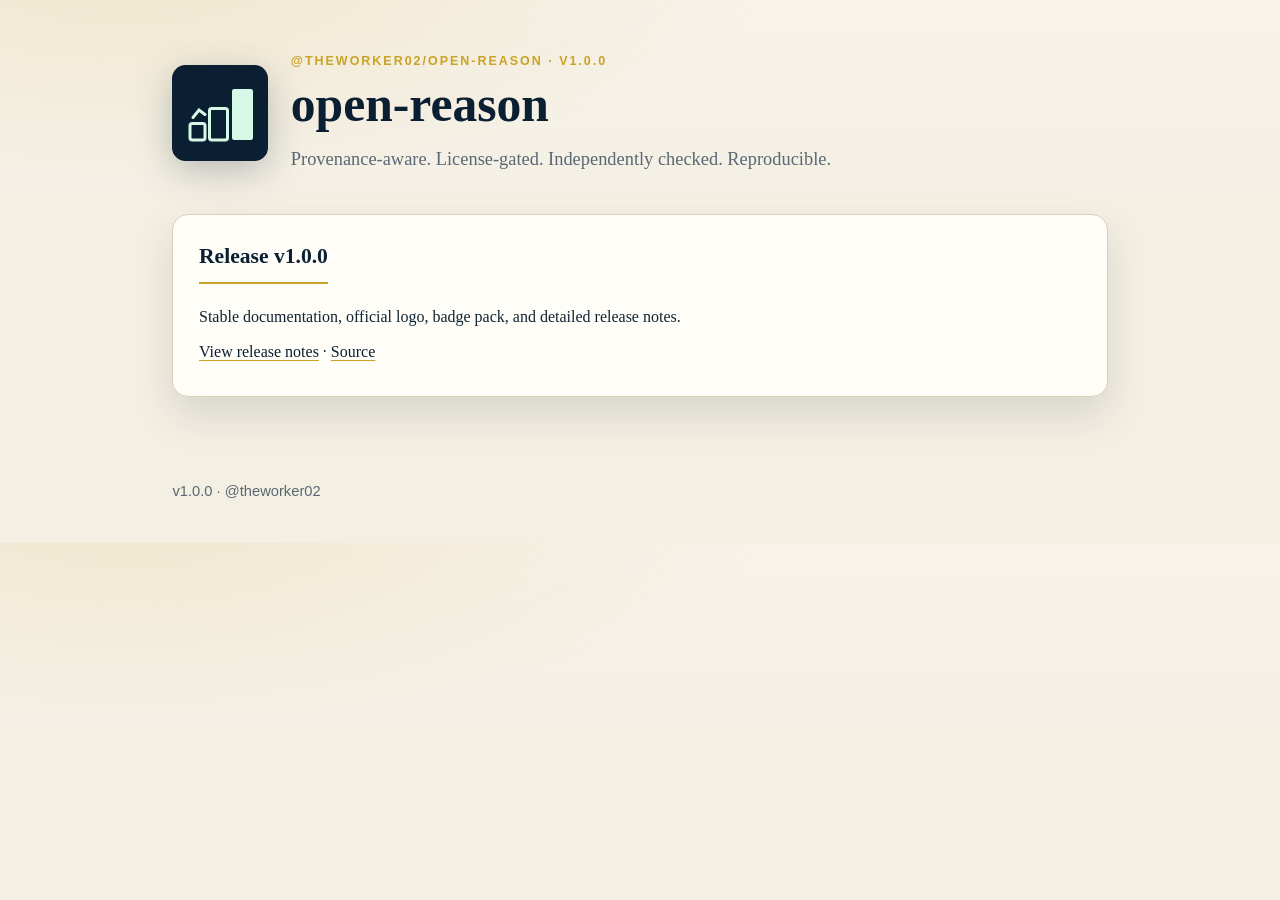
<file: docs/index.html>
<!DOCTYPE html>
<html lang="en"><head>
<meta charset="utf-8"><meta name="viewport" content="width=device-width, initial-scale=1">
<title>open-reason · v1.0.0</title>
<link rel="stylesheet" href="styles.css">
<link rel="icon" href="logo.svg" type="image/svg+xml">
</head><body>
<header class="hero">
<img src="logo.svg" alt="open-reason official logo" width="96" height="96">
<div>
<p class="kicker sans">@theworker02/open-reason · v1.0.0</p>
<h1>open-reason</h1>
<p class="lede">Provenance-aware. License-gated. Independently checked. Reproducible.</p>
</div>
</header>
<main class="wrap">
<section>
<h2>Release v1.0.0</h2>
<p>Stable documentation, official logo, badge pack, and detailed release notes.</p>
<p><a href="https://github.com/theworker02/open-reason/releases/tag/v1.0.0">View release notes</a> ·
<a href="https://github.com/theworker02/open-reason">Source</a></p>
</section>
</main>
<footer class="sans">v1.0.0 · @theworker02</footer>
</body></html>
</file>
<file: docs/styles.css>
:root {
  --navy: #0B1F33;
  --navy-2: #14324d;
  --gold: #C9A227;
  --gold-soft: #e6d08a;
  --paper: #f4efe3;
  --card: #fffdf8;
  --ink: #122433;
  --muted: #5a6874;
  --line: #d9d0ba;
  --code-bg: #0B1F33;
  --code-fg: #f4efe3;
  --shadow: 0 18px 40px rgba(11, 31, 51, 0.12);
}

* { box-sizing: border-box; }

html {
  scroll-behavior: smooth;
}

body {
  margin: 0;
  color: var(--ink);
  background:
    radial-gradient(1200px 420px at 10% -10%, rgba(201, 162, 39, 0.16), transparent 55%),
    linear-gradient(180deg, #f7f3ea 0%, var(--paper) 220px);
  font-family: "Iowan Old Style", "Palatino Linotype", Palatino, "Times New Roman", serif;
  line-height: 1.65;
}

.sans, nav, table, .btn, .kicker, footer {
  font-family: "Segoe UI", "Helvetica Neue", Arial, sans-serif;
}

a {
  color: var(--navy);
  text-decoration-color: var(--gold);
  text-underline-offset: 0.18em;
}

a:hover { color: #081524; }

.nav {
  position: sticky;
  top: 0;
  z-index: 20;
  display: flex;
  align-items: center;
  justify-content: space-between;
  gap: 1rem;
  padding: 0.7rem 1.4rem;
  background: rgba(11, 31, 51, 0.96);
  color: #fff;
  border-bottom: 3px solid var(--gold);
  backdrop-filter: blur(8px);
}

.nav a { color: #fff; text-decoration: none; }
.nav .links { display: flex; gap: 1.1rem; font-size: 0.92rem; letter-spacing: 0.02em; }
.nav .links a:hover { color: var(--gold-soft); }
.nav .brand-lockup {
  display: flex;
  align-items: center;
  gap: 0.65rem;
  font-weight: 650;
  letter-spacing: 0.04em;
}
.nav img { width: 32px; height: 32px; }

.hero {
  max-width: 980px;
  margin: 0 auto;
  padding: 3.2rem 1.4rem 1.4rem;
  display: grid;
  grid-template-columns: 96px 1fr;
  gap: 1.4rem;
  align-items: center;
}

.hero img {
  width: 96px;
  height: 96px;
  filter: drop-shadow(0 10px 18px rgba(11, 31, 51, 0.25));
}

.kicker {
  margin: 0 0 0.35rem;
  color: var(--gold);
  font-size: 0.78rem;
  letter-spacing: 0.16em;
  text-transform: uppercase;
  font-weight: 700;
}

h1 {
  margin: 0;
  font-size: clamp(2rem, 4vw, 3.1rem);
  line-height: 1.12;
  color: var(--navy);
}

.lede {
  margin: 0.7rem 0 0;
  max-width: 62ch;
  font-size: 1.15rem;
  color: var(--muted);
}

.badges { display: flex; flex-wrap: wrap; gap: 0.45rem; margin-top: 1rem; }
.badge {
  display: inline-block;
  padding: 0.18rem 0.55rem;
  border: 1px solid var(--gold);
  color: var(--navy);
  background: rgba(201, 162, 39, 0.12);
  font-size: 0.75rem;
  letter-spacing: 0.04em;
  border-radius: 999px;
}

.wrap {
  max-width: 980px;
  margin: 0 auto;
  padding: 0 1.4rem 4rem;
}

section {
  background: var(--card);
  border: 1px solid var(--line);
  border-radius: 16px;
  padding: 1.5rem 1.6rem 1.35rem;
  margin: 1.1rem 0;
  box-shadow: var(--shadow);
}

h2 {
  margin: 0 0 0.7rem;
  color: var(--navy);
  font-size: 1.35rem;
  padding-bottom: 0.45rem;
  border-bottom: 2px solid var(--gold);
  display: inline-block;
}

h3 { color: var(--navy-2); margin: 1.1rem 0 0.4rem; }

p { margin: 0.55rem 0; }

ul, ol { margin: 0.4rem 0 0.7rem; padding-left: 1.2rem; }

pre, code, kbd {
  font-family: "Cascadia Code", Consolas, "Courier New", monospace;
}

code, kbd {
  background: #efe8d6;
  padding: 0.08em 0.38em;
  border-radius: 4px;
  font-size: 0.92em;
}

pre {
  background: var(--code-bg);
  color: var(--code-fg);
  padding: 1rem 1.1rem;
  overflow-x: auto;
  border-radius: 10px;
  border-left: 5px solid var(--gold);
  font-size: 0.9rem;
  line-height: 1.5;
}

pre code { background: transparent; color: inherit; padding: 0; }

table {
  width: 100%;
  border-collapse: collapse;
  margin: 0.7rem 0 0.2rem;
  font-size: 0.95rem;
}

th, td {
  text-align: left;
  padding: 0.55rem 0.6rem;
  border-bottom: 1px solid var(--line);
  vertical-align: top;
}

th {
  color: var(--navy);
  background: #f3ead3;
  font-weight: 700;
}

.callout {
  background: #0B1F33;
  color: #f7f3ea;
  border-radius: 12px;
  padding: 1rem 1.15rem;
  margin: 0.9rem 0 0.2rem;
}
.callout strong { color: var(--gold-soft); }

.grid-2 {
  display: grid;
  grid-template-columns: 1fr 1fr;
  gap: 1rem;
}

.ok { color: #1d6b3a; font-weight: 700; }
.fail { color: #9b2c2c; font-weight: 700; }

footer {
  max-width: 980px;
  margin: 0 auto;
  padding: 0 1.4rem 2.5rem;
  color: var(--muted);
  font-size: 0.92rem;
}

@media (max-width: 760px) {
  .hero, .grid-2 { grid-template-columns: 1fr; }
  .nav { flex-direction: column; align-items: flex-start; }
}
</file>
